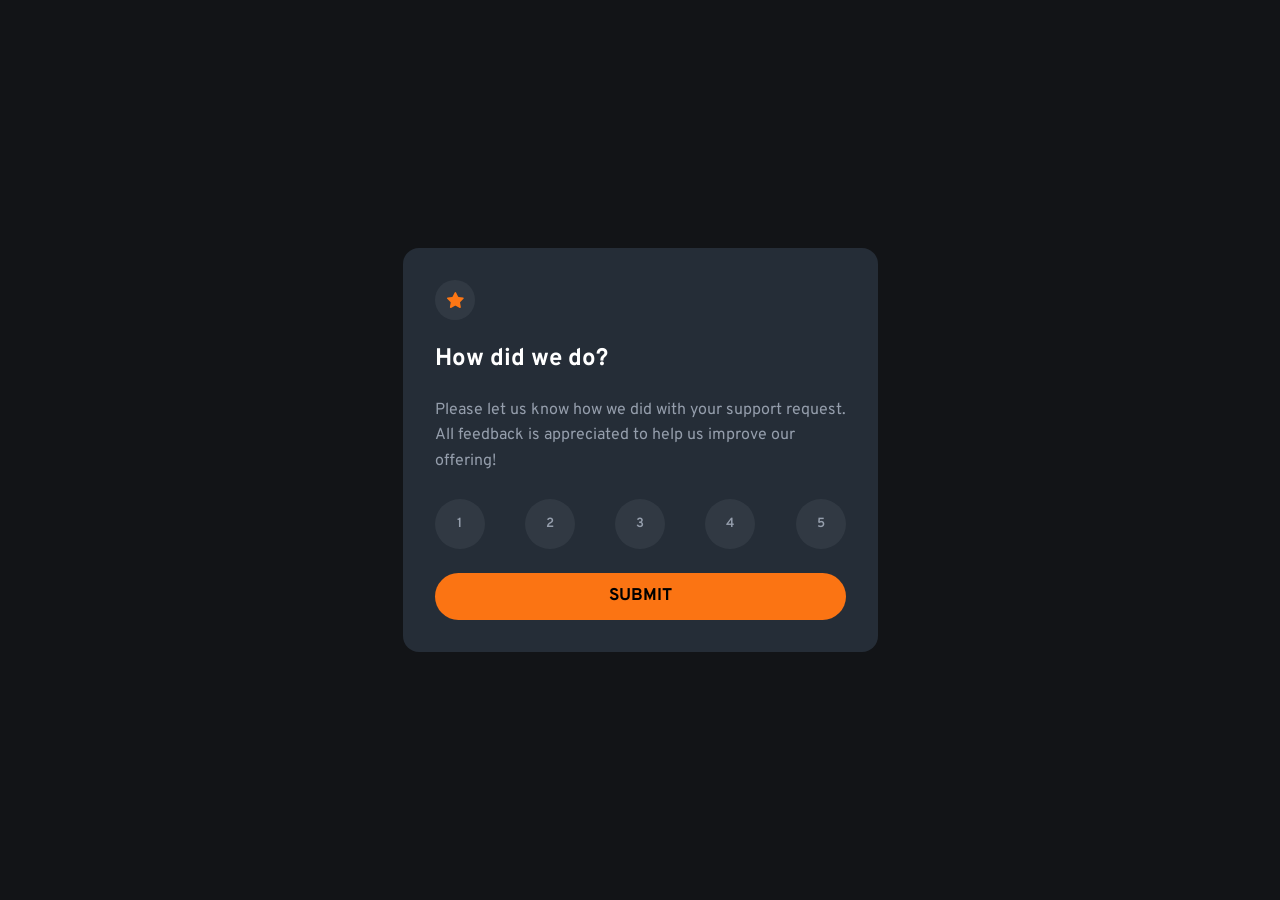
<file: index.html>
<!DOCTYPE html>
<html lang="en">
<head>
  <meta charset="UTF-8">
  <meta name="viewport" content="width=device-width, initial-scale=1.0"> <!-- displays site properly based on user's device -->

  <link rel="icon" type="image/png" sizes="32x32" href="./images/favicon-32x32.png">

  <link rel="preconnect" href="https://fonts.googleapis.com">
<link rel="preconnect" href="https://fonts.gstatic.com" crossorigin>
<link href="https://fonts.googleapis.com/css2?family=Overpass:ital,wght@0,100..900;1,100..900&display=swap" rel="stylesheet">

<link rel="stylesheet" href="style.css">
  
  <title>Frontend Mentor | Interactive rating component</title>

</head>
<body>

  <section class="rating-section">
    <figure>
      <img  src="./images/icon-star.svg" alt="">
    </figure>
    <h1>How did we do?</h1>
    <p>Please let us know how we did with your support request. All feedback is appreciated to help us improve our offering!</p>

    <div class="rating-buttons">
      <button class="rating-btn" aria-label="Rate 1 out of 5">1</button>
      <button class="rating-btn" aria-label="Rate 2 out of 5">2</button>
      <button class="rating-btn" aria-label="Rate 3 out of 5">3</button>
      <button class="rating-btn" aria-label="Rate 4 out of 5">4</button>
      <button class="rating-btn" class="rating-btn" aria-label="Rate 5 out of 5">5</button>
    </div>

    <button type="submit" id="submit-btn">SUBMIT</button>
  </section>
  
  <section class="thank-you-section">
      <img class="thank-you-img" src="./images/illustration-thank-you.svg" alt="">

      <button aria-label="select another rating" class="you-selected-btn">You selected <span class="rate-selected">-</span> out of 5</button>

      <h1>Thank you!</h1>
      <p>We appreciate you taking the time to give a rating. If you ever need more support, 
          don’t hesitate to get in touch!</p>
  </section>

  <script src="./script.js"></script>
</body>
</html>
</file>
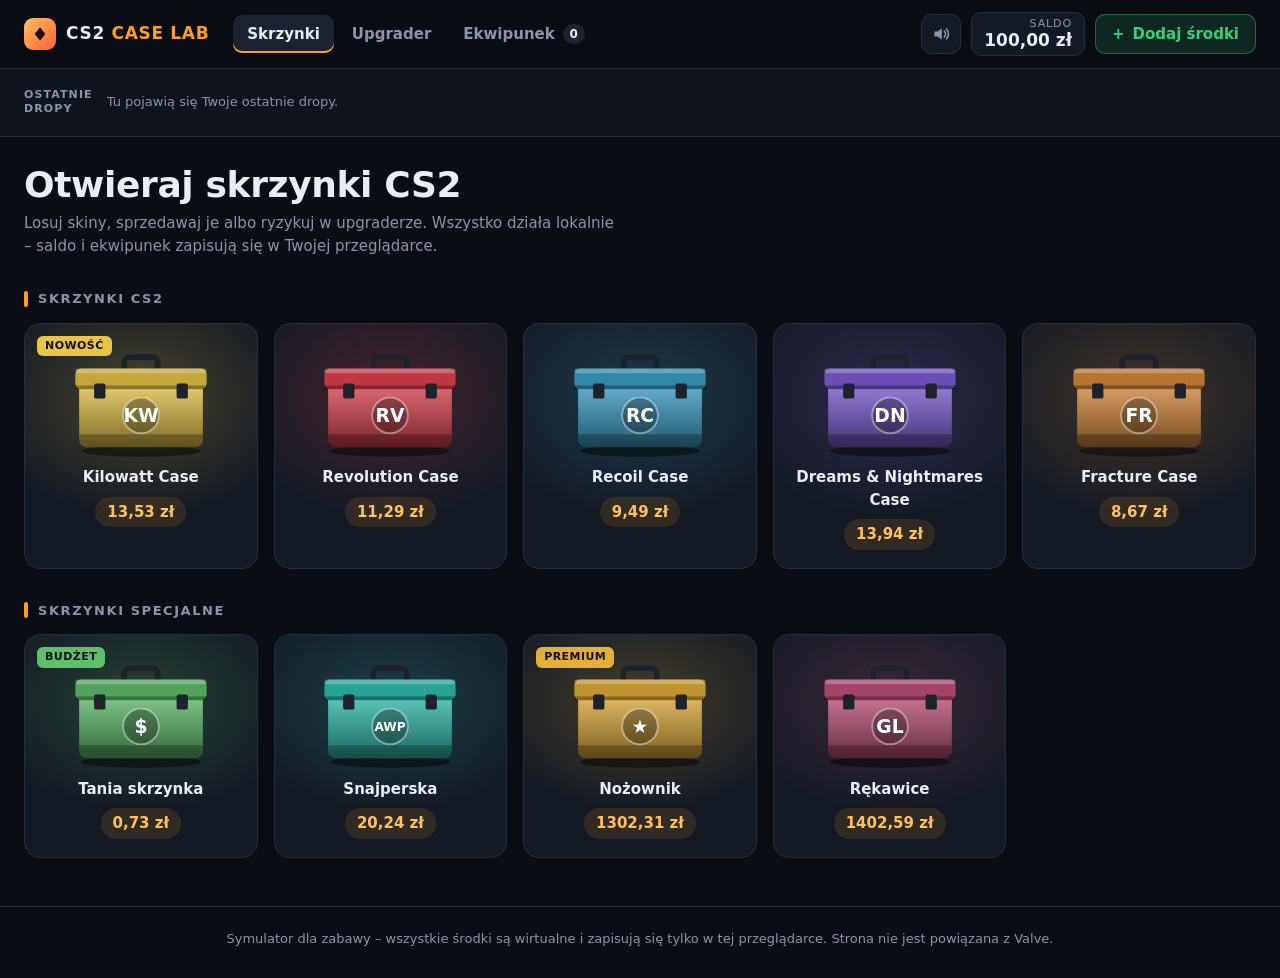
<file: cs2-skrzynki/index.html>
<!DOCTYPE html>
<html lang="pl">
<head>
  <meta charset="UTF-8">
  <meta name="viewport" content="width=device-width, initial-scale=1.0">
  <meta name="description" content="Lokalny symulator otwierania skrzynek CS2 z upgraderem. Wirtualne środki, bez prawdziwych pieniędzy.">
  <title>CS2 Case Lab</title>
  <link rel="icon" href="data:image/svg+xml,%3Csvg xmlns='http://www.w3.org/2000/svg' viewBox='0 0 32 32'%3E%3Crect width='32' height='32' rx='7' fill='%23ff9f1c'/%3E%3Cpath d='M16 6l8 10-8 10-8-10z' fill='%231f1300'/%3E%3C/svg%3E">
  <link rel="stylesheet" href="style.css">
</head>
<body>
  <a class="skip-link" href="#app">Przejdź do treści</a>

  <header class="topbar">
    <a class="logo" href="#/skrzynki" aria-label="CS2 Case Lab – skrzynki">
      <span class="logo-mark" aria-hidden="true">
        <svg viewBox="0 0 24 24"><path d="M12 3l7 9-7 9-7-9z" /></svg>
      </span>
      <span class="logo-text">CS2 <b>Case Lab</b></span>
    </a>

    <nav class="nav" aria-label="Główna nawigacja">
      <a href="#/skrzynki" data-route="skrzynki">Skrzynki</a>
      <a href="#/upgrader" data-route="upgrader">Upgrader</a>
      <a href="#/ekwipunek" data-route="ekwipunek">Ekwipunek <span class="badge" id="inv-count">0</span></a>
    </nav>

    <div class="wallet">
      <button type="button" class="icon-btn" id="sound-btn" data-action="toggle-sound" aria-label="Dźwięk" title="Dźwięk"></button>
      <div class="balance" id="balance-box" aria-live="polite">
        <span class="balance-label">Saldo</span>
        <strong id="balance">0,00 zł</strong>
      </div>
      <button type="button" class="btn btn-accent" data-action="open-funds" aria-label="Dodaj środki">
        <span aria-hidden="true">+</span><span class="hide-sm" aria-hidden="true">Dodaj środki</span>
      </button>
    </div>
  </header>

  <section class="feed" aria-label="Ostatnie dropy">
    <span class="feed-title">Ostatnie<br>dropy</span>
    <div class="feed-track" id="feed"></div>
  </section>

  <main id="app" tabindex="-1"></main>

  <footer class="footer">
    Symulator dla zabawy – wszystkie środki są wirtualne i zapisują się tylko w tej przeglądarce.
    Strona nie jest powiązana z Valve.
  </footer>

  <!-- Add funds -->
  <dialog id="funds-dialog" class="dialog" aria-labelledby="funds-title">
    <form id="funds-form" novalidate>
      <div class="dialog-head">
        <h2 id="funds-title">Dodaj środki</h2>
        <button type="button" class="icon-btn" data-action="close-dialog" aria-label="Zamknij">✕</button>
      </div>
      <p class="muted" id="funds-hint">Środki są wirtualne – dodaj tyle, ile chcesz.</p>
      <label class="field">
        <span>Kwota (zł)</span>
        <input type="number" id="funds-amount" class="input" min="1" max="1000000" step="0.01" inputmode="decimal" required>
      </label>
      <p class="field-error" id="funds-error" role="alert"></p>
      <div class="chips" role="group" aria-label="Szybki wybór kwoty">
        <button type="button" class="btn btn-sm" data-action="funds-preset" data-amount="10">10 zł</button>
        <button type="button" class="btn btn-sm" data-action="funds-preset" data-amount="50">50 zł</button>
        <button type="button" class="btn btn-sm" data-action="funds-preset" data-amount="100">100 zł</button>
        <button type="button" class="btn btn-sm" data-action="funds-preset" data-amount="500">500 zł</button>
        <button type="button" class="btn btn-sm" data-action="funds-preset" data-amount="1000">1000 zł</button>
        <button type="button" class="btn btn-sm" data-action="funds-preset" data-amount="10000">10 000 zł</button>
      </div>
      <div class="dialog-actions">
        <button type="button" class="btn" data-action="close-dialog">Anuluj</button>
        <button type="submit" class="btn btn-primary">Dodaj środki</button>
      </div>
    </form>
  </dialog>

  <!-- Case drop result -->
  <dialog id="drop-dialog" class="dialog dialog-wide" aria-labelledby="drop-title">
    <div class="dialog-head">
      <h2 id="drop-title">Twój drop</h2>
      <button type="button" class="icon-btn" data-action="close-dialog" aria-label="Zamknij">✕</button>
    </div>
    <div class="drop-grid" id="drop-grid"></div>
    <p class="drop-total" id="drop-total"></p>
    <div class="dialog-actions">
      <button type="button" class="btn" data-action="drop-again">Otwórz ponownie</button>
      <button type="button" class="btn btn-danger" data-action="drop-sell-all" id="drop-sell-all">Sprzedaj wszystko</button>
      <button type="button" class="btn btn-primary" data-action="close-dialog" autofocus>Zachowaj</button>
    </div>
  </dialog>

  <!-- Confirmation (used instead of window.confirm) -->
  <dialog id="confirm-dialog" class="dialog" aria-labelledby="confirm-title" aria-describedby="confirm-text">
    <div class="dialog-head">
      <h2 id="confirm-title">Na pewno?</h2>
    </div>
    <p class="muted" id="confirm-text"></p>
    <div class="dialog-actions">
      <button type="button" class="btn" data-action="close-dialog" autofocus>Anuluj</button>
      <button type="button" class="btn btn-danger" id="confirm-ok" data-action="confirm-ok">Potwierdź</button>
    </div>
  </dialog>

  <div class="toasts" id="toasts" aria-live="polite"></div>

  <script src="data.js"></script>
  <script src="app.js"></script>
</body>
</html>
</file>
<file: style.css>
* {
  padding: 0;
  margin: 0;
  box-sizing: border-box;
}

body {
  background-color: hsl(216, 12%, 8%);
  height: 100vh;
  display: flex;
  align-items: center;
  justify-content: center;
  font-family: "Overpass", sans-serif;
}

h1 {
    color: hsl(0, 0%, 100%);
}

p {
    color: hsl(217, 12%, 63%);
    line-height: 1.6;

}

section {
  background-color: hsl(213, 19%, 18%);
  max-width: 475px;
  margin: 1rem;
  border-radius: 16px;
  padding: 2rem;
  display: flex;
  flex-direction: column;
  gap: 1.5rem;
}

.rating-buttons {
  display: flex;
  gap: 1rem;
  justify-content: space-between;
}

.rating-btn {
  background-color: hsla(217, 12%, 63%, 0.104);
  color: hsl(217, 12%, 63%);
  border: none;
  border-radius: 30px;
  width: 50px;
  height: 50px;
  padding: .8rem;
  font-weight: 600;
  font-family: inherit;
  cursor: pointer;
  transition: all 0.15s ease;
}

.rating-btn.active {
    background-color: hsl(0, 0%, 100%);
    color: hsl(216, 12%, 8%);
}

.rating-btn:hover {
    background-color: hsl(25, 97%, 53%);
    color: hsl(216, 12%, 8%);
}

#submit-btn {
  background-color: hsl(25, 97%, 53%);
  border-radius: 25px;
  padding: .8rem;
  border: none;
  font-size: 17px;
  font-weight: 700;
  font-family: inherit;
  cursor: pointer;
  transition: all 0.2s ease;
}

#submit-btn:hover {
background-color: hsl(0, 0%, 100%);
}

.rating-section {
   /* display: none; */
}

.thank-you-section {
    display: none;
    align-items: center;
    text-align: center;
}

figure {
    width: 40px;
    height: 40px;
  background-color: hsla(217, 12%, 63%, 0.104);
  padding: 0.75rem;
  border-radius: 50%;
}


.star-icon {
    width: 100%
}


.you-selected-btn {
    border: none;
    color: hsl(25, 97%, 53%);
    padding: 0.6rem 0.75rem;
    font-weight: 500;
    border-radius: 16px;
    background-color: hsla(217, 12%, 63%, 0.112);
}
</file>
<file: cs2-skrzynki/style.css>
/* ---------- Design tokens ---------- */
:root {
  --bg: #0a0d13;
  --bg-2: #0f131b;
  --panel: #141a24;
  --panel-2: #1b2230;
  --line: #252e3f;
  --line-2: #34405a;
  --text: #e9edf5;
  --muted: #8b95a9;
  --accent: #ff9f1c;
  --accent-2: #ffc15e;
  --green: #35d07f;
  --red: #ff4d61;
  --radius: 12px;
  --font: system-ui, -apple-system, "Segoe UI", Roboto, "Helvetica Neue", Arial, sans-serif;

  color-scheme: dark;
}

/* Rarity colours – every card reads its colour from --r */
.r-consumer { --r: #b0c3d9; }
.r-industrial { --r: #5e98d9; }
.r-milspec { --r: #4b69ff; }
.r-restricted { --r: #8847ff; }
.r-classified { --r: #d32ce6; }
.r-covert { --r: #eb4b4b; }
.r-gold { --r: #e4ae39; }

/* ---------- Base ---------- */
*,
*::before,
*::after {
  box-sizing: border-box;
}

* {
  margin: 0;
}

body {
  min-height: calc(100vh - env(safe-area-inset-top, 0px) - env(safe-area-inset-bottom, 0px));
  display: flex;
  flex-direction: column;
  background:
    radial-gradient(1100px 520px at 50% -220px, #1a2336 0%, transparent 70%),
    var(--bg);
  color: var(--text);
  font: 15px/1.5 var(--font);
  -webkit-font-smoothing: antialiased;
}

button,
input,
select {
  font: inherit;
  color: inherit;
}

svg {
  display: block;
}

a {
  color: inherit;
}

:focus-visible {
  outline: 2px solid var(--accent);
  outline-offset: 2px;
}

main:focus {
  outline: none;
}

h1 {
  font-size: clamp(26px, 4vw, 36px);
  line-height: 1.1;
  letter-spacing: -0.01em;
}

.muted {
  color: var(--muted);
}

.accent {
  color: var(--accent-2);
}

.pos {
  color: var(--green);
}

.neg {
  color: var(--red);
}

.sr-only {
  position: absolute;
  width: 1px;
  height: 1px;
  overflow: hidden;
  clip: rect(0 0 0 0);
  white-space: nowrap;
}

.skip-link {
  position: absolute;
  left: 12px;
  top: -60px;
  z-index: 50;
  padding: 10px 14px;
  border-radius: 10px;
  background: var(--accent);
  color: #1f1300;
  font-weight: 700;
}

.skip-link:focus {
  top: 12px;
}

/* ---------- Buttons & inputs ---------- */
.btn {
  display: inline-flex;
  align-items: center;
  justify-content: center;
  gap: 8px;
  min-height: 40px;
  padding: 8px 16px;
  border: 1px solid var(--line);
  border-radius: 10px;
  background: var(--panel-2);
  font-weight: 700;
  text-decoration: none;
  white-space: nowrap;
  cursor: pointer;
  transition: background-color 0.15s, border-color 0.15s, transform 0.1s;
}

.btn:hover:not(:disabled) {
  background: #232c3e;
  border-color: var(--line-2);
}

.btn:active:not(:disabled) {
  transform: translateY(1px);
}

.btn:disabled {
  opacity: 0.45;
  cursor: not-allowed;
}

.btn-primary {
  border-color: transparent;
  background: linear-gradient(180deg, var(--accent-2), var(--accent));
  color: #1f1300;
  box-shadow: 0 8px 22px -10px rgba(255, 159, 28, 0.8);
}

.btn-primary:hover:not(:disabled) {
  border-color: transparent;
  background: linear-gradient(180deg, #ffd488, #ffae3d);
}

.btn-accent {
  border-color: rgba(53, 208, 127, 0.4);
  background: rgba(53, 208, 127, 0.14);
  color: var(--green);
}

.btn-accent:hover:not(:disabled) {
  border-color: rgba(53, 208, 127, 0.7);
  background: rgba(53, 208, 127, 0.22);
}

.btn-danger {
  border-color: rgba(255, 77, 97, 0.35);
  background: rgba(255, 77, 97, 0.1);
  color: #ff8d9b;
}

.btn-danger:hover:not(:disabled) {
  border-color: rgba(255, 77, 97, 0.6);
  background: rgba(255, 77, 97, 0.18);
}

.btn-ghost {
  background: transparent;
}

.btn-sm {
  min-height: 32px;
  padding: 5px 10px;
  border-radius: 8px;
  font-size: 13px;
}

.btn-lg {
  min-height: 50px;
  padding: 12px 26px;
  font-size: 17px;
}

.icon-btn {
  display: grid;
  place-items: center;
  width: 40px;
  height: 40px;
  flex: none;
  border: 1px solid var(--line);
  border-radius: 10px;
  background: var(--panel);
  color: var(--muted);
  cursor: pointer;
}

.icon-btn:hover {
  color: var(--text);
  border-color: var(--line-2);
}

.icon-btn svg {
  width: 20px;
  height: 20px;
}

.input {
  min-height: 40px;
  padding: 8px 12px;
  border: 1px solid var(--line);
  border-radius: 10px;
  background: var(--bg-2);
}

.input:hover {
  border-color: var(--line-2);
}

.check {
  display: inline-flex;
  align-items: center;
  gap: 8px;
  color: var(--muted);
  cursor: pointer;
  user-select: none;
}

.check input {
  width: 18px;
  height: 18px;
  accent-color: var(--accent);
}

/* ---------- Header ---------- */
.topbar {
  position: sticky;
  top: env(safe-area-inset-top, 0px);
  z-index: 20;
  display: flex;
  align-items: center;
  gap: 24px;
  padding: 12px 24px;
  border-bottom: 1px solid var(--line);
  background: rgba(10, 13, 19, 0.88);
  backdrop-filter: blur(10px);
}

.logo {
  display: flex;
  align-items: center;
  gap: 10px;
  font-size: 17px;
  font-weight: 800;
  letter-spacing: 0.04em;
  text-transform: uppercase;
  text-decoration: none;
  white-space: nowrap;
}

.logo b {
  color: var(--accent);
}

.logo-mark {
  display: grid;
  place-items: center;
  width: 32px;
  height: 32px;
  border-radius: 9px;
  background: linear-gradient(135deg, var(--accent-2), #ff5e3a);
}

.logo-mark svg {
  width: 18px;
  height: 18px;
  fill: #1f1300;
}

.nav {
  display: flex;
  gap: 4px;
}

.nav a {
  display: flex;
  align-items: center;
  gap: 8px;
  padding: 8px 14px;
  border-radius: 9px;
  color: var(--muted);
  font-weight: 700;
  text-decoration: none;
}

.nav a:hover {
  background: var(--panel);
  color: var(--text);
}

.nav a[aria-current="page"] {
  background: var(--panel-2);
  color: var(--text);
  box-shadow: inset 0 -2px 0 var(--accent);
}

.badge {
  min-width: 22px;
  padding: 0 6px;
  border-radius: 999px;
  background: var(--panel-2);
  color: var(--text);
  font-size: 12px;
  line-height: 20px;
  text-align: center;
}

.nav a[aria-current="page"] .badge {
  background: var(--accent);
  color: #1f1300;
}

.wallet {
  display: flex;
  align-items: center;
  gap: 10px;
  margin-left: auto;
}

.balance {
  display: flex;
  flex-direction: column;
  align-items: flex-end;
  padding: 4px 12px;
  border: 1px solid var(--line);
  border-radius: 10px;
  background: var(--panel);
  line-height: 1.2;
}

.balance-label {
  color: var(--muted);
  font-size: 11px;
  letter-spacing: 0.08em;
  text-transform: uppercase;
}

.balance strong {
  font-size: 17px;
  font-variant-numeric: tabular-nums;
  white-space: nowrap;
  transition: color 0.3s;
}

.balance.up strong {
  color: var(--green);
}

.balance.down strong {
  color: var(--red);
}

/* ---------- Live drop feed ---------- */
.feed {
  display: flex;
  align-items: center;
  gap: 14px;
  min-height: 68px;
  padding: 8px 24px;
  border-bottom: 1px solid var(--line);
  background: var(--bg-2);
}

.feed-title {
  flex: none;
  color: var(--muted);
  font-size: 11px;
  font-weight: 800;
  letter-spacing: 0.1em;
  line-height: 1.3;
  text-transform: uppercase;
}

.feed-track {
  display: flex;
  gap: 8px;
  min-width: 0;
  overflow-x: auto;
  scrollbar-width: none;
}

.feed-track::-webkit-scrollbar {
  display: none;
}

.feed-empty {
  color: var(--muted);
  font-size: 13px;
}

.feed-item {
  flex: 0 0 108px;
  padding: 5px 8px 4px;
  border-radius: 8px;
  background: linear-gradient(180deg, var(--panel), color-mix(in srgb, var(--r) 22%, var(--panel)));
  box-shadow: inset 0 -2px 0 var(--r);
  font-size: 11px;
}

.feed-item svg {
  width: 72px;
  height: 29px;
  margin: 0 auto;
}

.feed-item span {
  display: block;
  overflow: hidden;
  text-align: center;
  text-overflow: ellipsis;
  white-space: nowrap;
}

.feed-item.is-new {
  animation: feed-in 0.5s ease both;
}

/* ---------- Layout ---------- */
main {
  flex: 1;
  width: 100%;
  max-width: 1280px;
  margin: 0 auto;
  padding: 28px 24px 48px;
}

.footer {
  padding: 22px 16px 30px;
  border-top: 1px solid var(--line);
  color: var(--muted);
  font-size: 13px;
  text-align: center;
}

.intro p {
  max-width: 62ch;
  margin-top: 8px;
}

.page-head {
  display: flex;
  flex-wrap: wrap;
  align-items: flex-end;
  justify-content: space-between;
  gap: 16px;
  margin-bottom: 20px;
}

.page-head p {
  max-width: 70ch;
  margin-top: 6px;
}

.toolbar {
  display: flex;
  flex-wrap: wrap;
  align-items: center;
  gap: 8px;
}

.block {
  margin-top: 32px;
}

.block-head {
  display: flex;
  flex-wrap: wrap;
  align-items: center;
  justify-content: space-between;
  gap: 10px;
  margin-bottom: 12px;
}

.block-title {
  display: flex;
  align-items: center;
  gap: 10px;
  margin-bottom: 14px;
  color: var(--muted);
  font-size: 13px;
  font-weight: 800;
  letter-spacing: 0.12em;
  text-transform: uppercase;
}

.block-title::before {
  content: "";
  width: 4px;
  height: 16px;
  border-radius: 2px;
  background: var(--accent);
}

.block-head .block-title {
  margin-bottom: 0;
}

.back {
  display: inline-flex;
  color: var(--muted);
  font-weight: 700;
  text-decoration: none;
}

.back:hover {
  color: var(--text);
}

.empty-state {
  display: grid;
  justify-items: center;
  gap: 16px;
  padding: 44px 16px;
  border: 1px dashed var(--line);
  border-radius: 16px;
  color: var(--muted);
  text-align: center;
}

.more {
  display: flex;
  justify-content: center;
  margin-top: 16px;
}

/* ---------- Case tiles ---------- */
.case-grid {
  display: grid;
  grid-template-columns: repeat(auto-fill, minmax(200px, 1fr));
  gap: 16px;
}

.case-tile {
  position: relative;
  display: flex;
  flex-direction: column;
  align-items: center;
  gap: 8px;
  padding: 22px 16px 18px;
  border: 1px solid var(--line);
  border-radius: 16px;
  background:
    radial-gradient(100% 70% at 50% 30%, color-mix(in srgb, var(--case) 24%, transparent), transparent 70%),
    var(--panel);
  text-decoration: none;
  transition: transform 0.2s, border-color 0.2s;
}

.case-tile:hover {
  transform: translateY(-4px);
  border-color: color-mix(in srgb, var(--case) 60%, var(--line));
}

.case-tile .case-art {
  width: 150px;
  transition: transform 0.25s;
}

.case-tile:hover .case-art {
  transform: scale(1.06) rotate(-2deg);
}

.case-name {
  font-weight: 800;
  text-align: center;
}

.case-price {
  padding: 4px 12px;
  border-radius: 999px;
  background: rgba(255, 159, 28, 0.12);
  color: var(--accent-2);
  font-weight: 800;
  font-variant-numeric: tabular-nums;
}

.case-tag {
  position: absolute;
  top: 12px;
  left: 12px;
  padding: 2px 8px;
  border-radius: 6px;
  background: var(--case);
  color: #111;
  font-size: 11px;
  font-weight: 800;
  letter-spacing: 0.04em;
  text-transform: uppercase;
}

/* ---------- Case page ---------- */
.case-hero {
  display: grid;
  grid-template-columns: 240px 1fr;
  align-items: center;
  gap: 28px;
  margin: 14px 0 20px;
  padding: 24px;
  border: 1px solid var(--line);
  border-radius: 18px;
  background:
    radial-gradient(60% 120% at 0% 50%, color-mix(in srgb, var(--case) 26%, transparent), transparent 70%),
    var(--panel);
}

.case-hero-art .case-art {
  width: 100%;
  max-width: 240px;
  margin: 0 auto;
  filter: drop-shadow(0 16px 24px rgba(0, 0, 0, 0.5));
}

.case-hero-info p {
  margin-top: 6px;
}

.case-facts {
  display: flex;
  flex-wrap: wrap;
  gap: 28px;
  margin: 16px 0 20px;
}

.case-facts dt {
  color: var(--muted);
  font-size: 12px;
  letter-spacing: 0.06em;
  text-transform: uppercase;
}

.case-facts dd {
  margin: 0;
  font-size: 19px;
  font-weight: 800;
  font-variant-numeric: tabular-nums;
}

.open-controls {
  display: flex;
  flex-wrap: wrap;
  align-items: center;
  gap: 12px 16px;
}

.segmented {
  display: inline-flex;
  padding: 3px;
  border: 1px solid var(--line);
  border-radius: 11px;
  background: var(--bg-2);
}

.segmented button {
  min-width: 44px;
  min-height: 40px;
  padding: 6px 10px;
  border: 0;
  border-radius: 8px;
  background: transparent;
  color: var(--muted);
  font-weight: 800;
  cursor: pointer;
}

.segmented button:hover:not(:disabled) {
  color: var(--text);
}

.segmented button[aria-pressed="true"] {
  background: var(--panel-2);
  color: var(--text);
  box-shadow: inset 0 0 0 1px var(--accent);
}

.segmented button:disabled {
  cursor: not-allowed;
}

/* ---------- Reels ---------- */
.reels {
  --card-w: 170px;
  display: grid;
  grid-template-columns: minmax(0, 1fr);
  gap: 10px;
  margin-bottom: 28px;
}

.reels[data-count="2"] {
  --card-w: 150px;
}

.reels[data-count="3"],
.reels[data-count="4"],
.reels[data-count="5"] {
  --card-w: 124px;
}

.reel-wrap {
  position: relative;
  min-width: 0;
}

.reel {
  overflow: hidden;
  padding: 10px 0;
  border: 1px solid var(--line);
  border-radius: 14px;
  background: var(--bg-2);
  -webkit-mask-image: linear-gradient(90deg, transparent, #000 9%, #000 91%, transparent);
  mask-image: linear-gradient(90deg, transparent, #000 9%, #000 91%, transparent);
}

.reel-track {
  display: flex;
  gap: 8px;
  width: max-content;
  will-change: transform;
}

.reel-card {
  flex: 0 0 var(--card-w);
  width: var(--card-w);
  transition: opacity 0.4s, transform 0.4s, box-shadow 0.4s;
}

.reel-card .card-art {
  padding: 10px 10px 2px;
}

.reel-card .card-body {
  padding: 2px 10px 10px;
}

.reels[data-count="3"] .card-body,
.reels[data-count="4"] .card-body,
.reels[data-count="5"] .card-body {
  font-size: 13px;
}

.reel.done .reel-card {
  opacity: 0.3;
}

.reel.done .reel-card.win {
  opacity: 1;
  transform: scale(1.04);
  box-shadow: inset 0 -3px 0 var(--r), 0 0 0 2px var(--r), 0 0 34px -4px var(--r);
}

.reel-marker {
  position: absolute;
  top: -6px;
  bottom: -6px;
  left: 50%;
  width: 3px;
  border-radius: 3px;
  background: var(--accent);
  box-shadow: 0 0 14px 2px rgba(255, 159, 28, 0.55);
  transform: translateX(-50%);
  pointer-events: none;
}

.reel-marker::before,
.reel-marker::after {
  content: "";
  position: absolute;
  left: 50%;
  border: 8px solid transparent;
  transform: translateX(-50%);
}

.reel-marker::before {
  top: 0;
  border-top-color: var(--accent);
}

.reel-marker::after {
  bottom: 0;
  border-bottom-color: var(--accent);
}

/* ---------- Skin cards ---------- */
.card-grid {
  display: grid;
  grid-template-columns: repeat(auto-fill, minmax(172px, 1fr));
  gap: 12px;
}

.card-grid.small {
  grid-template-columns: repeat(auto-fill, minmax(138px, 1fr));
  gap: 10px;
}

.card {
  position: relative;
  display: flex;
  flex-direction: column;
  overflow: hidden;
  border: 1px solid var(--line);
  border-radius: 12px;
  background:
    radial-gradient(120% 80% at 50% 100%, color-mix(in srgb, var(--r) 30%, transparent), transparent 70%),
    linear-gradient(180deg, var(--panel-2), var(--panel));
  box-shadow: inset 0 -3px 0 var(--r);
  transition: transform 0.15s, border-color 0.15s, box-shadow 0.15s;
}

.card-art {
  position: relative;
  display: grid;
  place-items: center;
  aspect-ratio: 5 / 2.5;
  padding: 16px 12px 6px;
}

.card-art .art {
  width: 100%;
  height: 100%;
  filter: drop-shadow(0 6px 8px rgba(0, 0, 0, 0.55));
}

.art .shape {
  stroke: rgba(0, 0, 0, 0.55);
  stroke-width: 1.2;
  stroke-linejoin: round;
}

.art .shine {
  fill: rgba(255, 255, 255, 0.28);
  stroke: none;
}

.art .shade {
  fill: rgba(0, 0, 0, 0.3);
  stroke: none;
}

.art .handle {
  fill: #262b35;
}

.art .guard {
  fill: #3d4452;
}

.card-body {
  display: flex;
  flex-direction: column;
  gap: 1px;
  min-width: 0;
  padding: 4px 12px 12px;
}

.card-weapon,
.card-name {
  overflow: hidden;
  text-overflow: ellipsis;
  white-space: nowrap;
}

.card-weapon {
  color: var(--muted);
  font-size: 12px;
}

.card-name {
  font-weight: 700;
}

.card-wear {
  color: var(--muted);
  font-size: 12px;
  font-variant-numeric: tabular-nums;
}

.card-price {
  margin-top: 4px;
  color: var(--accent-2);
  font-weight: 800;
  font-variant-numeric: tabular-nums;
}

.card-range {
  margin-top: 4px;
  color: var(--accent-2);
  font-size: 12px;
  font-weight: 700;
  font-variant-numeric: tabular-nums;
}

.card-actions {
  position: relative;
  z-index: 2;
  display: flex;
  flex-wrap: wrap;
  gap: 6px;
  margin-top: auto;
  padding: 0 12px 14px;
}

.card-actions .btn {
  flex: 1 1 auto;
  padding-inline: 6px;
}

/* Invisible button that makes the whole card clickable */
.card-hit {
  position: absolute;
  inset: 0;
  z-index: 1;
  border: 0;
  border-radius: inherit;
  background: transparent;
  cursor: pointer;
}

.card-hit:focus-visible {
  outline-offset: -3px;
}

.card.selectable:hover {
  transform: translateY(-2px);
  border-color: var(--line-2);
}

.card.is-selected {
  border-color: var(--accent);
  box-shadow: inset 0 -3px 0 var(--r), 0 0 0 1px var(--accent), 0 8px 24px -10px rgba(255, 159, 28, 0.6);
}

.card.is-selected::after {
  content: "✓";
  position: absolute;
  top: 8px;
  right: 8px;
  display: grid;
  place-items: center;
  width: 22px;
  height: 22px;
  border-radius: 50%;
  background: var(--accent);
  color: #1f1300;
  font-size: 13px;
  font-weight: 900;
}

.badge-st {
  position: absolute;
  top: 8px;
  left: 8px;
  padding: 1px 6px;
  border-radius: 4px;
  background: #cf6a32;
  color: #fff;
  font-size: 10px;
  font-weight: 800;
  letter-spacing: 0.03em;
}

.chance {
  position: absolute;
  top: 8px;
  right: 8px;
  padding: 2px 7px;
  border-radius: 999px;
  background: rgba(0, 0, 0, 0.5);
  font-size: 11px;
  font-weight: 700;
  font-variant-numeric: tabular-nums;
}

.chance-left {
  right: auto;
  left: 8px;
}

.card.sold {
  opacity: 0.45;
}

.sold-label {
  flex: 1;
  padding: 6px 0;
  color: var(--green);
  font-size: 13px;
  font-weight: 700;
  text-align: center;
}

.scroll-list {
  max-height: 640px;
  overflow-y: auto;
  padding: 2px 4px 2px 2px;
  scrollbar-color: var(--line-2) transparent;
}

/* ---------- Inventory stats ---------- */
.stats {
  display: grid;
  grid-template-columns: repeat(auto-fill, minmax(190px, 1fr));
  gap: 10px;
}

.stat {
  display: grid;
  gap: 4px;
  padding: 14px 16px;
  border: 1px solid var(--line);
  border-radius: 12px;
  background: var(--panel);
}

.stat-label {
  color: var(--muted);
  font-size: 12px;
  letter-spacing: 0.06em;
  text-transform: uppercase;
}

.stat-value {
  font-size: 18px;
  font-variant-numeric: tabular-nums;
}

.stat-wide {
  grid-column: 1 / -1;
}

.danger-zone {
  display: flex;
  flex-wrap: wrap;
  align-items: center;
  gap: 12px;
  margin-top: 16px;
  font-size: 13px;
}

/* ---------- Upgrader ---------- */
.upgrader {
  display: grid;
  grid-template-columns: 1fr minmax(260px, 320px) 1fr;
  gap: 20px;
  margin-bottom: 32px;
}

.up-slot {
  display: flex;
  flex-direction: column;
  gap: 10px;
  min-height: 330px;
  padding: 18px;
  border: 1px dashed var(--line-2);
  border-radius: 18px;
  background: var(--panel);
  transition: border-color 0.3s, box-shadow 0.3s;
}

.up-slot.filled {
  border-style: solid;
  border-color: var(--line);
}

.up-slot.won {
  border-color: var(--green);
  box-shadow: 0 0 0 1px var(--green), 0 0 40px -12px var(--green);
}

.up-slot-title {
  color: var(--muted);
  font-size: 12px;
  font-weight: 800;
  letter-spacing: 0.1em;
  text-transform: uppercase;
}

.up-slot.won .up-slot-title {
  color: var(--green);
}

.up-slot-art {
  display: grid;
  flex: 1;
  place-items: center;
  min-height: 120px;
  padding: 10px;
  background: radial-gradient(closest-side, color-mix(in srgb, var(--r) 32%, transparent), transparent);
}

.up-slot-art .art {
  width: 100%;
  max-width: 280px;
  filter: drop-shadow(0 10px 14px rgba(0, 0, 0, 0.6));
}

.up-slot-empty {
  display: grid;
  flex: 1;
  place-items: center;
  color: var(--muted);
  text-align: center;
}

.up-target-name {
  display: grid;
  text-align: center;
}

.up-target-name strong {
  font-size: 18px;
}

.up-slot-foot {
  display: flex;
  align-items: baseline;
  justify-content: space-between;
  gap: 10px;
  padding-top: 10px;
  border-top: 1px solid var(--line);
}

.up-value {
  color: var(--accent-2);
  font-size: 22px;
  font-variant-numeric: tabular-nums;
}

.up-warn {
  padding: 8px 10px;
  border-radius: 8px;
  background: rgba(255, 77, 97, 0.12);
  color: #ff8d9b;
  font-size: 13px;
  text-align: center;
}

.up-chips {
  display: flex;
  flex-wrap: wrap;
  gap: 6px;
}

.chip-item {
  display: inline-flex;
  align-items: center;
  gap: 6px;
  max-width: 100%;
  padding: 4px 8px 4px 4px;
  border: 1px solid var(--line);
  border-left: 3px solid var(--r);
  border-radius: 8px;
  background: var(--panel-2);
  font-size: 12px;
  cursor: pointer;
}

.chip-item:hover {
  border-color: var(--red);
  border-left-color: var(--r);
}

.chip-item .art {
  width: 44px;
  height: 18px;
  flex: none;
}

.chip-item span:first-of-type {
  overflow: hidden;
  text-overflow: ellipsis;
  white-space: nowrap;
}

.up-center {
  display: flex;
  flex-direction: column;
  align-items: center;
  justify-content: center;
  gap: 16px;
}

.wheel {
  position: relative;
  width: min(280px, 76vw);
  aspect-ratio: 1;
}

.wheel svg {
  width: 100%;
  height: 100%;
}

.wheel-track {
  fill: none;
  stroke: #1f2737;
  stroke-width: 14;
  transition: stroke 0.3s;
}

.wheel-arc {
  fill: none;
  stroke: var(--accent);
  stroke-width: 14;
  filter: drop-shadow(0 0 6px rgba(255, 159, 28, 0.55));
  transition: stroke-dasharray 0.35s ease, stroke 0.3s;
}

.wheel.win .wheel-arc {
  stroke: var(--green);
  filter: drop-shadow(0 0 8px rgba(53, 208, 127, 0.7));
}

.wheel.lose .wheel-track {
  stroke: rgba(255, 77, 97, 0.35);
}

.wheel-pointer {
  position: absolute;
  inset: 0;
  pointer-events: none;
}

.wheel-pointer::before {
  content: "";
  position: absolute;
  top: 0;
  left: 50%;
  border: 11px solid transparent;
  border-top: 22px solid #fff;
  border-bottom: 0;
  transform: translateX(-50%);
  filter: drop-shadow(0 2px 4px rgba(0, 0, 0, 0.7));
}

.wheel-center {
  position: absolute;
  inset: 17%;
  display: grid;
  place-content: center;
  border-radius: 50%;
  background: radial-gradient(circle, var(--panel-2), var(--panel));
  box-shadow: inset 0 0 0 1px var(--line), 0 10px 30px rgba(0, 0, 0, 0.4);
  text-align: center;
}

.wheel-center strong {
  font-size: clamp(26px, 6vw, 36px);
  font-variant-numeric: tabular-nums;
  line-height: 1.1;
}

.wheel-center span {
  color: var(--muted);
  font-size: 12px;
  letter-spacing: 0.06em;
  text-transform: uppercase;
}

.wheel-center .res {
  font-size: clamp(20px, 5vw, 26px);
  font-weight: 900;
  letter-spacing: 0.04em;
}

.wheel.win .res {
  color: var(--green);
}

.wheel.lose .res {
  color: var(--red);
}

.up-mults {
  display: flex;
  flex-wrap: wrap;
  justify-content: center;
  gap: 6px;
}

.up-spin {
  width: 100%;
  max-width: 280px;
}

.up-lists {
  display: grid;
  grid-template-columns: 1fr 1fr;
  gap: 24px;
}

.up-list {
  min-width: 0;
}

.up-list .toolbar .input[type="search"] {
  width: 180px;
}

.is-locked .up-lists,
.is-locked .up-mults,
.is-locked .up-slot {
  opacity: 0.6;
  pointer-events: none;
}

/* ---------- Dialogs ---------- */
.dialog {
  width: min(460px, calc(100vw - 32px));
  max-height: calc(100vh - 32px);
  margin: auto;
  padding: 22px;
  border: 1px solid var(--line);
  border-radius: 18px;
  background: var(--panel);
  color: var(--text);
  box-shadow: 0 30px 80px rgba(0, 0, 0, 0.6);
}

.dialog-wide {
  width: min(900px, calc(100vw - 32px));
}

.dialog::backdrop {
  background: rgba(4, 6, 10, 0.75);
  backdrop-filter: blur(4px);
}

.dialog[open] {
  animation: pop 0.25s ease;
}

.dialog-head {
  display: flex;
  align-items: center;
  justify-content: space-between;
  gap: 12px;
  margin-bottom: 12px;
}

.dialog-head h2 {
  font-size: 22px;
}

.dialog-actions {
  display: flex;
  flex-wrap: wrap;
  justify-content: flex-end;
  gap: 10px;
  margin-top: 20px;
}

.field {
  display: grid;
  gap: 6px;
  margin-top: 16px;
  color: var(--muted);
  font-size: 13px;
  font-weight: 700;
}

.field .input {
  color: var(--text);
  font-size: 22px;
  font-weight: 800;
}

.field-error {
  min-height: 20px;
  margin: 4px 0 6px;
  color: var(--red);
  font-size: 13px;
}

.chips {
  display: flex;
  flex-wrap: wrap;
  gap: 8px;
}

.drop-grid {
  display: grid;
  grid-template-columns: repeat(auto-fit, minmax(160px, 200px));
  justify-content: center;
  gap: 12px;
}

.drop-card {
  animation: reveal 0.5s ease both;
}

.drop-total {
  margin-top: 16px;
  color: var(--muted);
  text-align: center;
}

.drop-total strong {
  color: var(--accent-2);
}

/* ---------- Toasts ---------- */
.toasts {
  position: fixed;
  bottom: 16px;
  left: 50%;
  z-index: 100;
  display: grid;
  gap: 8px;
  width: min(420px, calc(100vw - 32px));
  transform: translateX(-50%);
  pointer-events: none;
}

.toast {
  padding: 12px 16px;
  border: 1px solid var(--line);
  border-radius: 12px;
  background: var(--panel-2);
  box-shadow: 0 12px 30px rgba(0, 0, 0, 0.45);
  font-weight: 600;
  animation: toast-in 0.25s ease;
  transition: opacity 0.3s, transform 0.3s;
}

.toast-success {
  border-color: rgba(53, 208, 127, 0.55);
}

.toast-error {
  border-color: rgba(255, 77, 97, 0.55);
}

.toast.out {
  opacity: 0;
  transform: translateY(6px);
}

/* ---------- Animations ---------- */
@keyframes pop {
  from {
    opacity: 0;
    transform: translateY(10px) scale(0.98);
  }
}

@keyframes reveal {
  from {
    opacity: 0;
    transform: translateY(14px) scale(0.92);
  }
}

@keyframes feed-in {
  from {
    opacity: 0;
    transform: translateX(-18px);
  }
}

@keyframes toast-in {
  from {
    opacity: 0;
    transform: translateY(8px);
  }
}

@media (prefers-reduced-motion: reduce) {
  *,
  *::before,
  *::after {
    animation-duration: 0.01ms !important;
    transition-duration: 0.01ms !important;
  }
}

/* ---------- Responsive ---------- */
@media (max-width: 1000px) {
  .upgrader {
    grid-template-columns: 1fr 1fr;
  }

  .up-center {
    grid-column: 1 / -1;
    grid-row: 1;
  }

  .up-lists {
    grid-template-columns: 1fr;
  }
}

@media (max-width: 760px) {
  .topbar {
    flex-wrap: wrap;
    gap: 10px 12px;
    padding: 10px 16px;
  }

  .logo {
    font-size: 15px;
  }

  .nav {
    order: 3;
    width: 100%;
  }

  .nav a {
    flex: 1;
    justify-content: center;
    padding: 8px 6px;
  }

  .hide-sm {
    display: none;
  }

  .feed {
    padding: 8px 16px;
  }

  main {
    padding: 20px 16px 40px;
  }

  .case-grid {
    grid-template-columns: repeat(auto-fill, minmax(150px, 1fr));
    gap: 12px;
  }

  .case-tile .case-art {
    width: 120px;
  }

  .case-hero {
    grid-template-columns: 1fr;
    gap: 12px;
    padding: 18px;
    text-align: center;
  }

  .case-hero-art .case-art {
    max-width: 170px;
  }

  .case-facts,
  .open-controls {
    justify-content: center;
  }

  .reels {
    --card-w: 130px;
  }

  .reels[data-count="2"],
  .reels[data-count="3"],
  .reels[data-count="4"],
  .reels[data-count="5"] {
    --card-w: 104px;
  }

  .card-grid {
    grid-template-columns: repeat(auto-fill, minmax(150px, 1fr));
    gap: 10px;
  }

  .card-grid.small {
    grid-template-columns: repeat(auto-fill, minmax(132px, 1fr));
  }

  .upgrader {
    grid-template-columns: 1fr;
  }

  .up-slot {
    min-height: 0;
  }

  .up-list .toolbar {
    flex: 1 1 100%;
  }

  .up-list .toolbar .input[type="search"] {
    flex: 1;
    width: auto;
    min-width: 0;
  }

  .scroll-list {
    max-height: 520px;
  }

  .dialog {
    padding: 18px;
  }

  .drop-grid {
    grid-template-columns: repeat(auto-fit, minmax(136px, 220px));
  }

  .dialog-actions .btn {
    flex: 1 1 auto;
  }
}

@media (max-width: 480px) {
  .logo-text {
    display: none;
  }

  .wallet {
    gap: 8px;
  }
}
</file>
